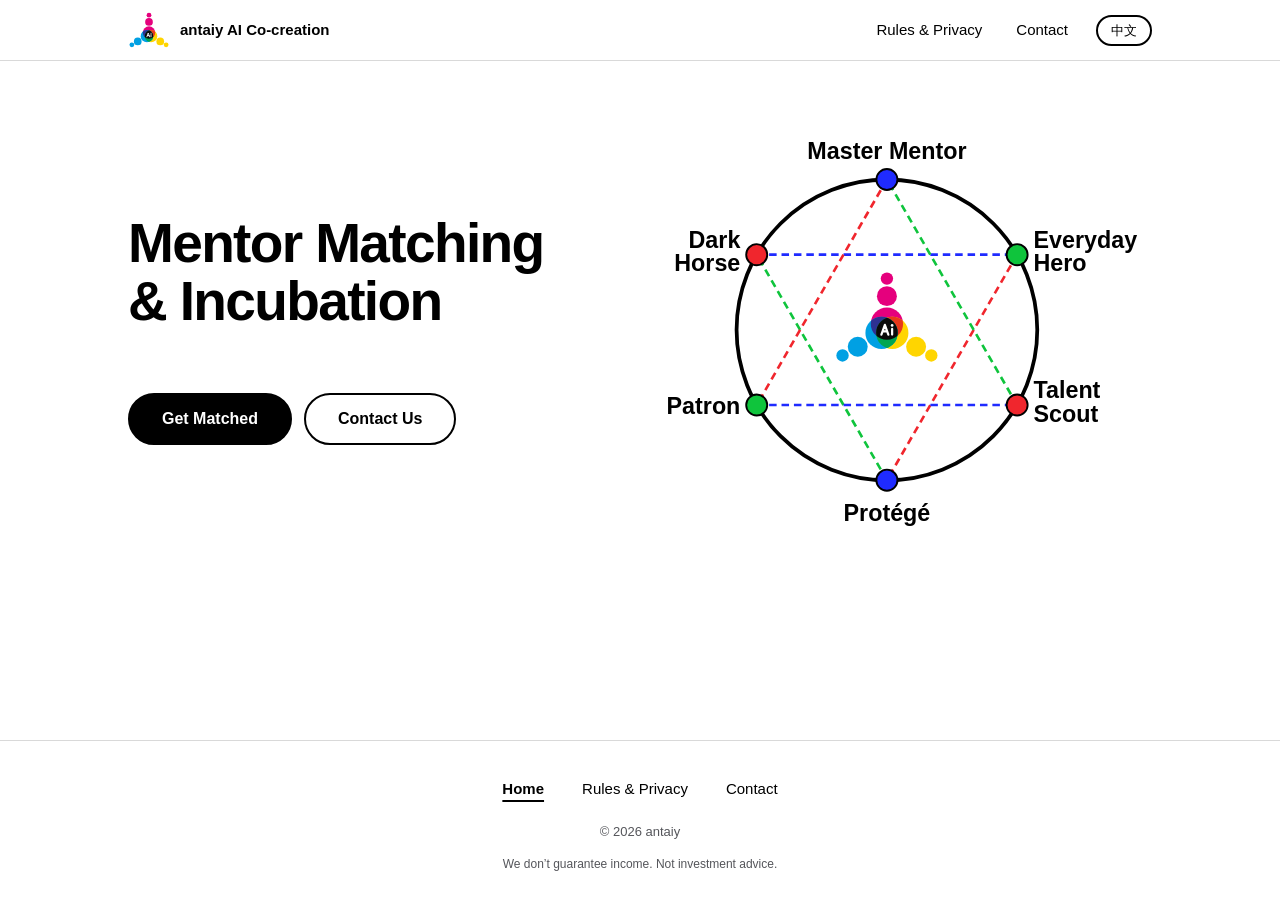
<file: index.html>
<!doctype html>
<html lang="en">
<head>
  <meta charset="utf-8">
  <meta name="viewport" content="width=device-width, initial-scale=1, viewport-fit=cover">
  <meta name="theme-color" content="#ffffff">
  <link rel="alternate" hreflang="en" href="https://www.antaiy.com/">
  <link rel="alternate" hreflang="zh-CN" href="https://www.antaiy.com/zh/">
  <link rel="alternate" hreflang="x-default" href="https://www.antaiy.com/">
  <meta name="description" content="Mentor matching &amp; incubation.">
  <title>antaiy AI Co-creation | Mentor Matching &amp; Incubation</title>
  <link rel="stylesheet" href="styles.css?v=28">
  <link rel="icon" href="/favicon.ico" sizes="any">
  <link rel="icon" type="image/png" href="/favicon.png">
  <link rel="apple-touch-icon" href="/apple-touch-icon.png">
  <script>document.documentElement.classList.add('js')</script>
</head>
<body>
  <header class="site-header">
    <div class="wrap bar">
      <a class="brand" href="index.html" aria-label="Back to home"><img class="mark-img" src="antaiy-logo.svg?v=2" width="42" height="42" alt=""><span class="brand-text">antaiy AI Co-creation</span></a>
      <div class="bar-right">
        <nav class="top-nav" aria-label="Main navigation">
        <a href="rules.html">Rules &amp; Privacy</a>
        <a href="contact.html">Contact</a>
      </nav>
        <a class="lang" href="zh/" hreflang="zh-CN" lang="zh-CN" aria-label="切换到中文">中文</a>
      </div>
    </div>
  </header>

  <main>
    <section class="hero">
      <div class="wrap hero-grid">
        <div class="hero-title">
          <h1><span>Mentor Matching</span> <span>&amp; Incubation</span></h1>
        </div>

        <figure class="hero-figure">
          <svg class="hex" id="hex" viewBox="-625 -545 1330 1090" role="img" aria-label="Hexagon matching diagram: master mentor and protégé, patron and everyday hero, dark horse and talent scout, matched in pairs">
            <circle class="ring" r="400"/>

            <!-- 虚线：每条线的颜色取对面顶点的颜色 -->
            <g class="dashes">
              <line class="dash c-blue"  x1="-346.41" y1="-200" x2="346.41" y2="-200"/>
              <line class="dash c-red"   x1="346.41"  y1="-200" x2="0"      y2="400"/>
              <line class="dash c-green" x1="0"       y1="400"  x2="-346.41" y2="-200"/>
              <line class="dash c-red"   x1="0"       y1="-400" x2="-346.41" y2="200"/>
              <line class="dash c-blue"  x1="-346.41" y1="200"  x2="346.41" y2="200"/>
              <line class="dash c-green" x1="346.41"  y1="200"  x2="0"      y2="-400"/>
            </g>

            <!-- 标志：外层负责淡入，三只蚂蚁转动，Ai 保持不动 -->
            <g class="taiji">
              <defs>
                <clipPath id="hcM"><circle cx="150" cy="132.4" r="46"/></clipPath>
                <clipPath id="hcY"><circle cx="165.24" cy="158.8" r="46"/></clipPath>
              </defs>
              <g transform="scale(0.934)">
                <g class="logo-spin">
                  <g transform="translate(-150 -150)">
                    <circle cx="150" cy="132.4" r="46" fill="#E5007D"/><circle cx="150" cy="54" r="28.4" fill="#E5007D"/><circle cx="150" cy="4" r="17.6" fill="#E5007D"/>
                    <circle cx="165.24" cy="158.8" r="46" fill="#FFD500"/><circle cx="233.14" cy="198" r="28.4" fill="#FFD500"/><circle cx="276.44" cy="223" r="17.6" fill="#FFD500"/>
                    <circle cx="134.76" cy="158.8" r="46" fill="#00A0E3"/><circle cx="66.86" cy="198" r="28.4" fill="#00A0E3"/><circle cx="23.56" cy="223" r="17.6" fill="#00A0E3"/>
                    <g clip-path="url(#hcM)"><circle cx="165.24" cy="158.8" r="46" fill="#E8381B"/></g>
                    <g clip-path="url(#hcM)"><circle cx="134.76" cy="158.8" r="46" fill="#2E3192"/></g>
                    <g clip-path="url(#hcY)"><circle cx="134.76" cy="158.8" r="46" fill="#00A651"/></g>
                    <g clip-path="url(#hcM)"><g clip-path="url(#hcY)"><circle cx="134.76" cy="158.8" r="46" fill="#0A0A0A"/></g></g>
                  </g>
                </g>
                <g transform="scale(0.9) translate(-149.5 -153)">
                  <path d="M132 168 L143 137 L154 168 M136.5 158 L149.5 158" fill="none" stroke="#FFFFFF" stroke-width="7" stroke-linecap="round" stroke-linejoin="round"/>
                  <circle cx="166" cy="139" r="4.4" fill="#FFFFFF"/>
                  <path d="M166 150 L166 168" fill="none" stroke="#FFFFFF" stroke-width="7" stroke-linecap="round"/>
                </g>
              </g>
            </g>

            <!-- 顶点和名称 -->
            <g class="node c-blue"><circle cx="0" cy="-400" r="28"/><text class="label" x="0" y="-455" text-anchor="middle">Master Mentor</text></g>
            <g class="node c-green"><circle cx="346.41" cy="-200" r="28"/><text class="label" x="390" y="-218" text-anchor="start">Everyday<tspan x="390" dy="62">Hero</tspan></text></g>
            <g class="node c-red"><circle cx="346.41" cy="200" r="28"/><text class="label" x="390" y="182" text-anchor="start">Talent<tspan x="390" dy="62">Scout</tspan></text></g>
            <g class="node c-blue"><circle cx="0" cy="400" r="28"/><text class="label" x="0" y="509" text-anchor="middle">Protégé</text></g>
            <g class="node c-green"><circle cx="-346.41" cy="200" r="28"/><text class="label" x="-390" y="225" text-anchor="end">Patron</text></g>
            <g class="node c-red"><circle cx="-346.41" cy="-200" r="28"/><text class="label" x="-390" y="-218" text-anchor="end">Dark<tspan x="-390" dy="62">Horse</tspan></text></g>
          </svg>
        </figure>

        <div class="hero-cta">
          <a class="btn" href="biaodan.html">Get Matched</a>
          <a class="btn btn-ghost" href="contact.html">Contact Us</a>
        </div>
      </div>
    </section>

  </main>

  <footer class="site-footer">
    <div class="wrap">
      <nav class="foot-nav" aria-label="Footer navigation">
        <a href="index.html" aria-current="page">Home</a>
        <a href="rules.html">Rules &amp; Privacy</a>
        <a href="contact.html">Contact</a>
      </nav>
      <p class="copy">© 2026 antaiy</p>
      <p class="disclaimer">We don’t guarantee income. Not investment advice.</p>
    </div>
  </footer>

  <script>
    // 字体就绪后再开始动画，避免名称闪一下换字体；最多等 1.2 秒
    (function () {
      var hex = document.getElementById('hex');
      var ready = document.fonts && document.fonts.ready ? document.fonts.ready : Promise.resolve();
      Promise.race([ready, new Promise(function (r) { setTimeout(r, 1200); })]).then(function () {
        requestAnimationFrame(function () { requestAnimationFrame(function () { hex.classList.add('play'); }); });
      });
    })();
  </script>
</body>
</html>
</file>
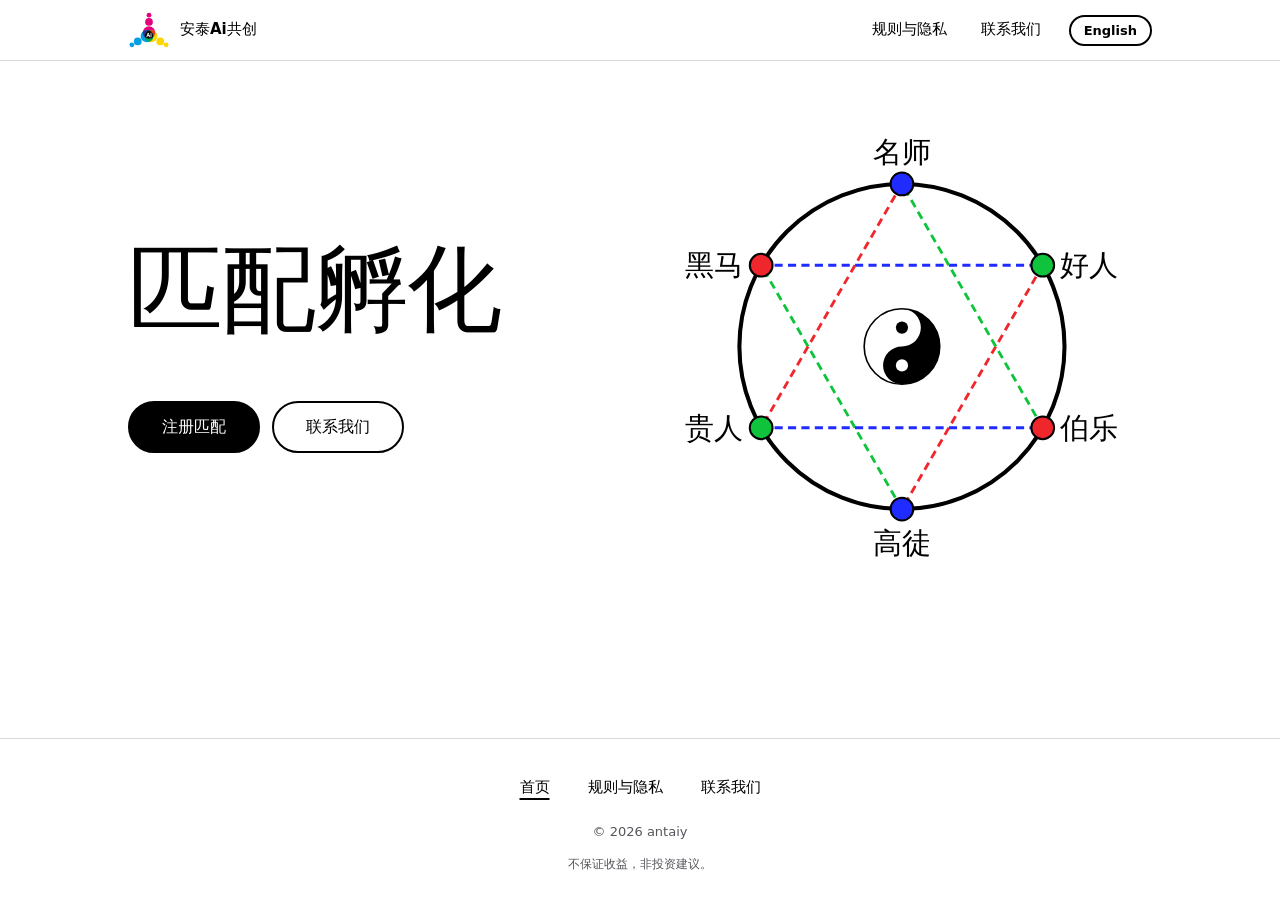
<file: zh/index.html>
<!doctype html>
<html lang="zh-CN">
<head>
  <meta charset="utf-8">
  <meta name="viewport" content="width=device-width, initial-scale=1, viewport-fit=cover">
  <meta name="theme-color" content="#ffffff">
  <link rel="alternate" hreflang="en" href="https://www.antaiy.com/">
  <link rel="alternate" hreflang="zh-CN" href="https://www.antaiy.com/zh/">
  <link rel="alternate" hreflang="x-default" href="https://www.antaiy.com/">
  <meta name="description" content="匹配孵化。">
  <title>安泰Ai共创｜匹配孵化</title>
  <link rel="stylesheet" href="../styles.css?v=28">
  <link rel="icon" href="/favicon.ico" sizes="any">
  <link rel="icon" type="image/png" href="/favicon.png">
  <link rel="apple-touch-icon" href="/apple-touch-icon.png">
  <script>document.documentElement.classList.add('js')</script>
</head>
<body>
  <header class="site-header">
    <div class="wrap bar">
      <a class="brand" href="index.html" aria-label="返回首页"><img class="mark-img" src="../antaiy-logo.svg?v=2" width="42" height="42" alt=""><span class="brand-text">安泰Ai共创</span></a>
      <div class="bar-right">
        <nav class="top-nav" aria-label="主导航">
        <a href="rules.html">规则与隐私</a>
        <a href="contact.html">联系我们</a>
      </nav>
        <a class="lang" href="../" hreflang="en" lang="en" aria-label="Switch to English">English</a>
      </div>
    </div>
  </header>

  <main>
    <section class="hero">
      <div class="wrap hero-grid">
        <div class="hero-title">
          <h1><span>匹配</span><span>孵化</span></h1>
        </div>

        <figure class="hero-figure">
          <svg class="hex" id="hex" viewBox="-615 -545 1230 1090" role="img" aria-label="六角匹配图：名师与高徒、贵人与好人、黑马与伯乐，两两匹配">
            <circle class="ring" r="400"/>

            <!-- 虚线：每条线的颜色取对面顶点的颜色 -->
            <g class="dashes">
              <line class="dash c-blue"  x1="-346.41" y1="-200" x2="346.41" y2="-200"/>
              <line class="dash c-red"   x1="346.41"  y1="-200" x2="0"      y2="400"/>
              <line class="dash c-green" x1="0"       y1="400"  x2="-346.41" y2="-200"/>
              <line class="dash c-red"   x1="0"       y1="-400" x2="-346.41" y2="200"/>
              <line class="dash c-blue"  x1="-346.41" y1="200"  x2="346.41" y2="200"/>
              <line class="dash c-green" x1="346.41"  y1="200"  x2="0"      y2="-400"/>
            </g>

            <!-- 太极：外层负责淡入，内层负责转动 -->
            <g class="taiji" transform="scale(1.66)">
              <g class="taiji-spin">
                <circle r="56" fill="#fff" stroke="#000" stroke-width="2.4"/>
                <path d="M0,-56 A56,56 0 0 1 0,56 A28,28 0 0 1 0,0 A28,28 0 0 0 0,-56 Z" fill="#000"/>
                <circle cx="0" cy="28" r="9" fill="#fff"/>
                <circle cx="0" cy="-28" r="9" fill="#000"/>
              </g>
            </g>

            <!-- 顶点和名称 -->
            <g class="node c-blue"><circle cx="0" cy="-400" r="28"/><text class="label" x="0" y="-455" text-anchor="middle">名师</text></g>
            <g class="node c-green"><circle cx="346.41" cy="-200" r="28"/><text class="label" x="390" y="-175" text-anchor="start">好人</text></g>
            <g class="node c-red"><circle cx="346.41" cy="200" r="28"/><text class="label" x="390" y="225" text-anchor="start">伯乐</text></g>
            <g class="node c-blue"><circle cx="0" cy="400" r="28"/><text class="label" x="0" y="509" text-anchor="middle">高徒</text></g>
            <g class="node c-green"><circle cx="-346.41" cy="200" r="28"/><text class="label" x="-390" y="225" text-anchor="end">贵人</text></g>
            <g class="node c-red"><circle cx="-346.41" cy="-200" r="28"/><text class="label" x="-390" y="-175" text-anchor="end">黑马</text></g>
          </svg>
        </figure>

        <div class="hero-cta">
          <a class="btn" href="biaodan.html">注册匹配</a>
          <a class="btn btn-ghost" href="contact.html">联系我们</a>
        </div>
      </div>
    </section>

  </main>

  <footer class="site-footer">
    <div class="wrap">
      <nav class="foot-nav" aria-label="页脚导航">
        <a href="index.html" aria-current="page">首页</a>
        <a href="rules.html">规则与隐私</a>
        <a href="contact.html">联系我们</a>
      </nav>
      <p class="copy">© 2026 antaiy</p>
      <p class="disclaimer">不保证收益，非投资建议。</p>
    </div>
  </footer>

  <script>
    // 字体就绪后再开始动画，避免名称闪一下换字体；最多等 1.2 秒
    (function () {
      var hex = document.getElementById('hex');
      var ready = document.fonts && document.fonts.ready ? document.fonts.ready : Promise.resolve();
      Promise.race([ready, new Promise(function (r) { setTimeout(r, 1200); })]).then(function () {
        requestAnimationFrame(function () { requestAnimationFrame(function () { hex.classList.add('play'); }); });
      });
    })();
  </script>
</body>
</html>
</file>
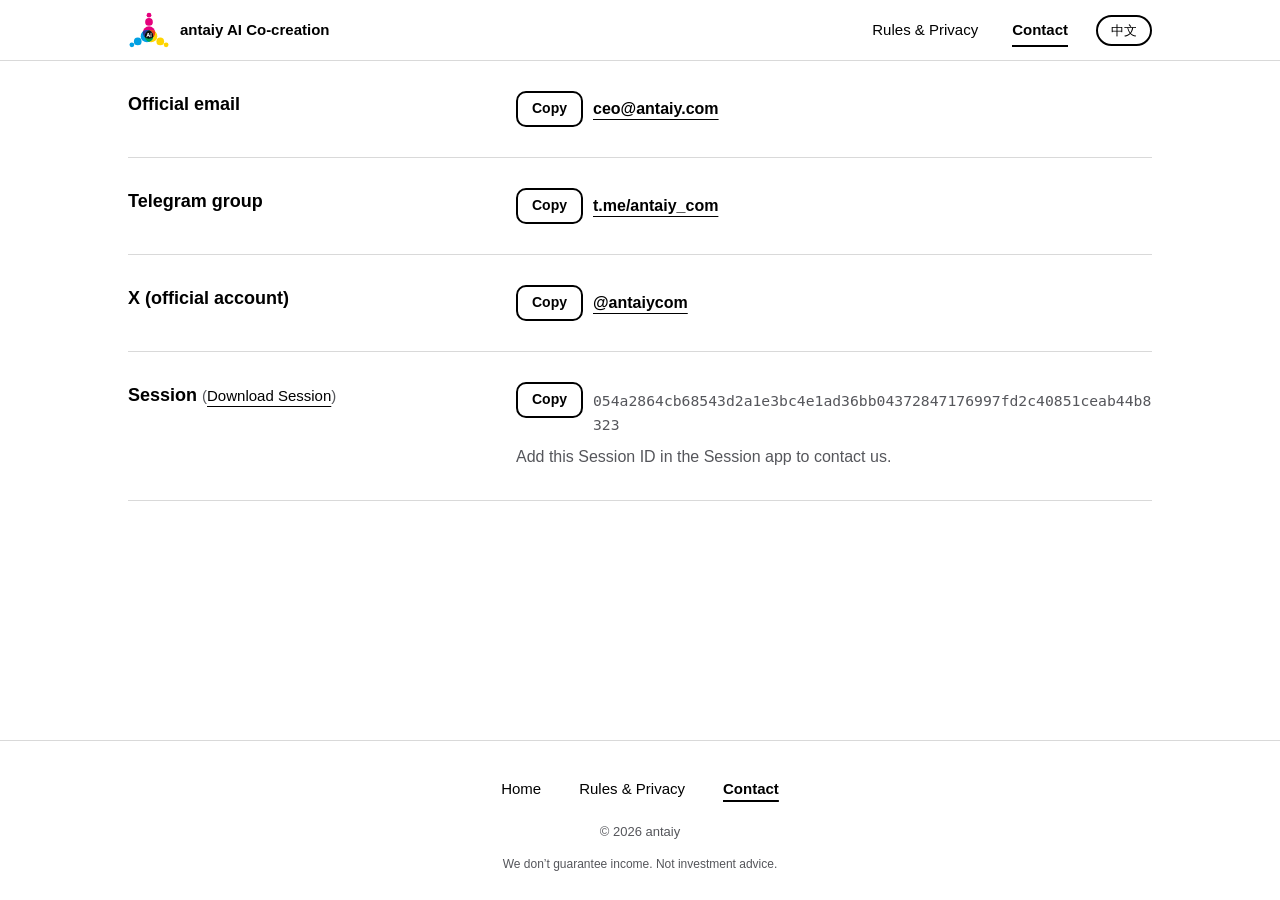
<file: contact.html>
<!doctype html>
<html lang="en">
<head>
  <meta charset="utf-8">
  <meta name="viewport" content="width=device-width, initial-scale=1, viewport-fit=cover">
  <meta name="theme-color" content="#ffffff">
  <link rel="alternate" hreflang="en" href="https://www.antaiy.com/contact.html">
  <link rel="alternate" hreflang="zh-CN" href="https://www.antaiy.com/zh/contact.html">
  <link rel="alternate" hreflang="x-default" href="https://www.antaiy.com/contact.html">
  <meta name="description" content="How to reach antaiy: Telegram group, email and X.">
  <title>Contact Us | antaiy AI Co-creation</title>
  <link rel="stylesheet" href="styles.css?v=28">
  <link rel="icon" href="/favicon.ico" sizes="any">
  <link rel="icon" type="image/png" href="/favicon.png">
  <link rel="apple-touch-icon" href="/apple-touch-icon.png">
</head>
<body>
  <header class="site-header">
    <div class="wrap bar">
      <a class="brand" href="index.html" aria-label="Back to home"><img class="mark-img" src="antaiy-logo.svg?v=2" width="42" height="42" alt=""><span class="brand-text">antaiy AI Co-creation</span></a>
      <div class="bar-right">
        <nav class="top-nav" aria-label="Main navigation">
        <a href="rules.html">Rules &amp; Privacy</a>
        <a href="contact.html" aria-current="page">Contact</a>
      </nav>
        <a class="lang" href="zh/contact.html" hreflang="zh-CN" lang="zh-CN" aria-label="切换到中文">中文</a>
      </div>
    </div>
  </header>

  <main>
    <h1 class="sr-only">Contact Us</h1>

    <section class="wrap qa-section" aria-label="Contact channels">
      <div class="qa-list">
        <article class="qa-item"><h2 class="qa-q">Official email</h2><p class="qa-a contact-row"><button class="copy-btn copy-sm" type="button" data-copy="ceo@antaiy.com" data-done="Copied" data-fail="Press and hold to copy" aria-label="Copy email">Copy</button><a class="contact-link" href="mailto:ceo@antaiy.com">ceo@antaiy.com</a></p></article>
        <article class="qa-item"><h2 class="qa-q">Telegram group</h2><p class="qa-a contact-row"><button class="copy-btn copy-sm" type="button" data-copy="https://t.me/antaiy_com" data-done="Copied" data-fail="Press and hold to copy" aria-label="Copy Telegram link">Copy</button><a class="contact-link" href="https://t.me/antaiy_com/1" target="_blank" rel="noopener">t.me/antaiy_com</a></p></article>
        <article class="qa-item"><h2 class="qa-q">X (official account)</h2><p class="qa-a contact-row"><button class="copy-btn copy-sm" type="button" data-copy="https://x.com/antaiycom" data-done="Copied" data-fail="Press and hold to copy" aria-label="Copy X link">Copy</button><a class="contact-link" href="https://x.com/antaiycom" target="_blank" rel="noopener">@antaiycom</a></p></article>
        <article class="qa-item qa-item-session"><h2 class="qa-q">Session <span class="qa-q-sub">(<a class="contact-link" href="https://getsession.org/download" target="_blank" rel="noopener">Download Session</a>)</span></h2><p class="qa-a contact-row"><button class="copy-btn copy-sm" type="button" data-copy="054a2864cb68543d2a1e3bc4e1ad36bb04372847176997fd2c40851ceab44b8323" data-done="Copied" data-fail="Press and hold to copy" aria-label="Copy Session ID">Copy</button><span class="session-id">054a2864cb68543d2a1e3bc4e1ad36bb04372847176997fd2c40851ceab44b8323</span></p><p class="qa-a session-dl">Add this Session ID in the Session app to contact us.</p></article>
      </div>
    </section>

  </main>

  <footer class="site-footer">
    <div class="wrap">
      <nav class="foot-nav" aria-label="Footer navigation">
        <a href="index.html">Home</a>
        <a href="rules.html">Rules &amp; Privacy</a>
        <a href="contact.html" aria-current="page">Contact</a>
      </nav>
      <p class="copy">© 2026 antaiy</p>
      <p class="disclaimer">We don’t guarantee income. Not investment advice.</p>
    </div>
  </footer>

  <button class="to-top" id="to-top" type="button" aria-label="Back to top">
    <svg viewBox="0 0 24 24" width="22" height="22" aria-hidden="true"><path d="M12 19V5M5 12l7-7 7 7" fill="none" stroke="currentColor" stroke-width="2.5" stroke-linecap="round" stroke-linejoin="round"/></svg>
  </button>

  <script>
    // 向下滚动一小段后显示「回到顶部」，回到页面顶部时自动隐藏
    (function () {
      var btn = document.getElementById('to-top');
      var ticking = false;
      function update() { btn.classList.toggle('is-visible', window.scrollY > 160); ticking = false; }
      window.addEventListener('scroll', function () {
        if (!ticking) { ticking = true; requestAnimationFrame(update); }
      }, { passive: true });
      btn.addEventListener('click', function () { window.scrollTo({ top: 0 }); }); // 平滑滚动由 CSS 的 scroll-behavior 控制
      update();
    })();
  </script>
  <script>
    // 复制按钮：先用剪贴板接口，不行就用旧方法；都不行就提示长按（部分内置浏览器不支持一键复制）
    (function () {
      function legacyCopy(text) {
        var ta = document.createElement('textarea');
        ta.value = text; ta.setAttribute('readonly', '');
        ta.style.cssText = 'position:fixed;top:0;left:0;opacity:0;font-size:16px';
        document.body.appendChild(ta);
        ta.select(); ta.setSelectionRange(0, text.length);
        var ok = false;
        try { ok = document.execCommand('copy'); } catch (e) {}
        document.body.removeChild(ta);
        return ok;
      }
      function selectText(node) {
        if (!node || !window.getSelection) return;
        var r = document.createRange(); r.selectNodeContents(node);
        var sel = window.getSelection(); sel.removeAllRanges(); sel.addRange(r);
      }
      Array.prototype.forEach.call(document.querySelectorAll('.copy-btn[data-copy]'), function (b) {
        var label = b.textContent, timer;
        function flash(msg) {
          b.textContent = msg;
          clearTimeout(timer);
          timer = setTimeout(function () { b.textContent = label; }, 1800);
        }
        b.addEventListener('click', function () {
          var text = b.getAttribute('data-copy');
          function fallback() {
            if (legacyCopy(text)) { flash(b.getAttribute('data-done')); }
            else { selectText(b.nextElementSibling); flash(b.getAttribute('data-fail')); }
          }
          if (navigator.clipboard && navigator.clipboard.writeText) {
            navigator.clipboard.writeText(text).then(function () { flash(b.getAttribute('data-done')); }, fallback);
          } else { fallback(); }
        });
      });
    })();
  </script>
</body>
</html>
</file>
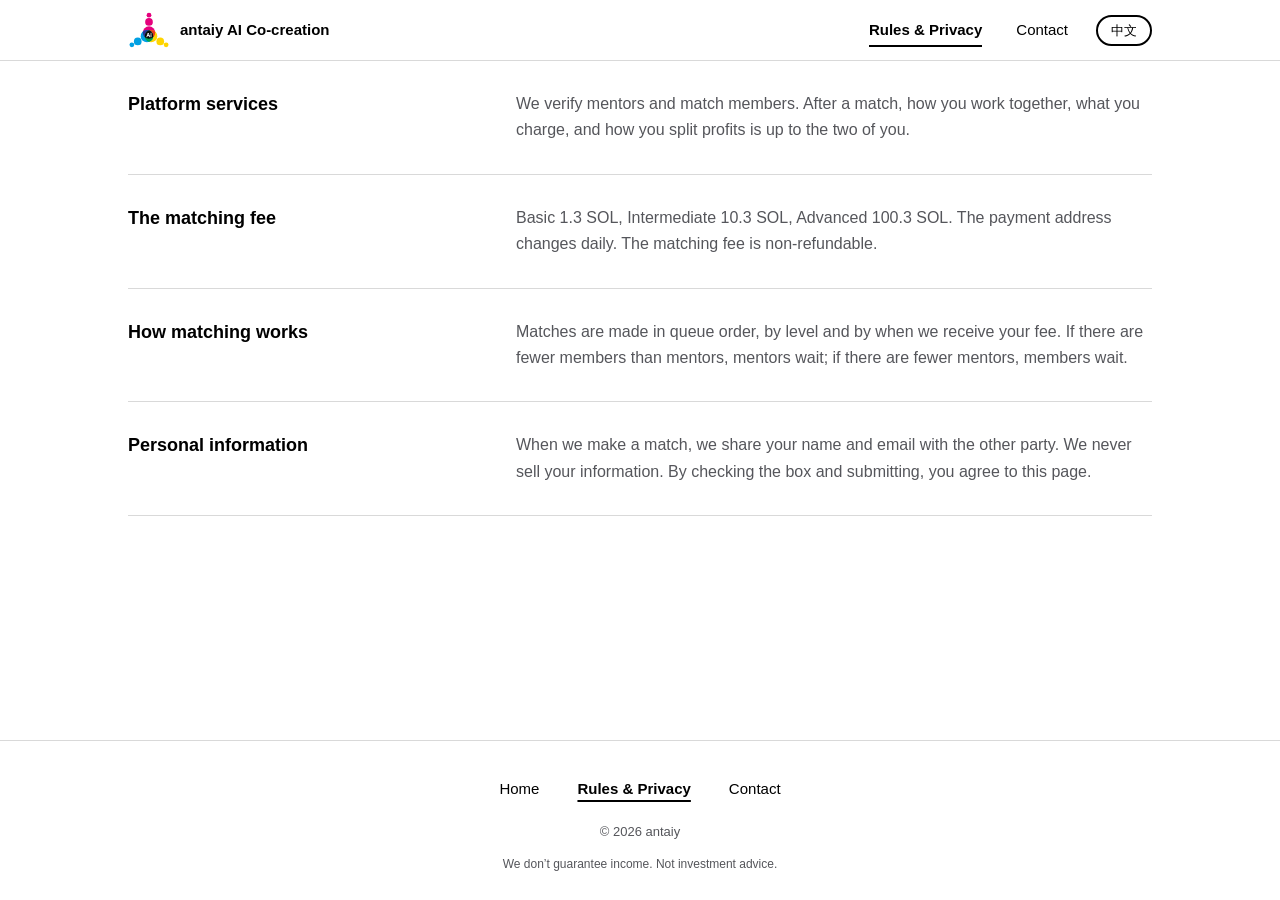
<file: qa.html>
<!doctype html>
<html lang="en">
<head>
  <meta charset="utf-8">
  <meta name="viewport" content="width=device-width, initial-scale=1">
  <meta http-equiv="refresh" content="0; url=rules.html">
  <link rel="canonical" href="https://www.antaiy.com/rules.html">
  <meta name="robots" content="noindex">
  <title>Rules &amp; Privacy</title>
</head>
<body>
  <p>This page has moved to <a href="rules.html">Rules &amp; Privacy</a>.</p>
</body>
</html>
</file>
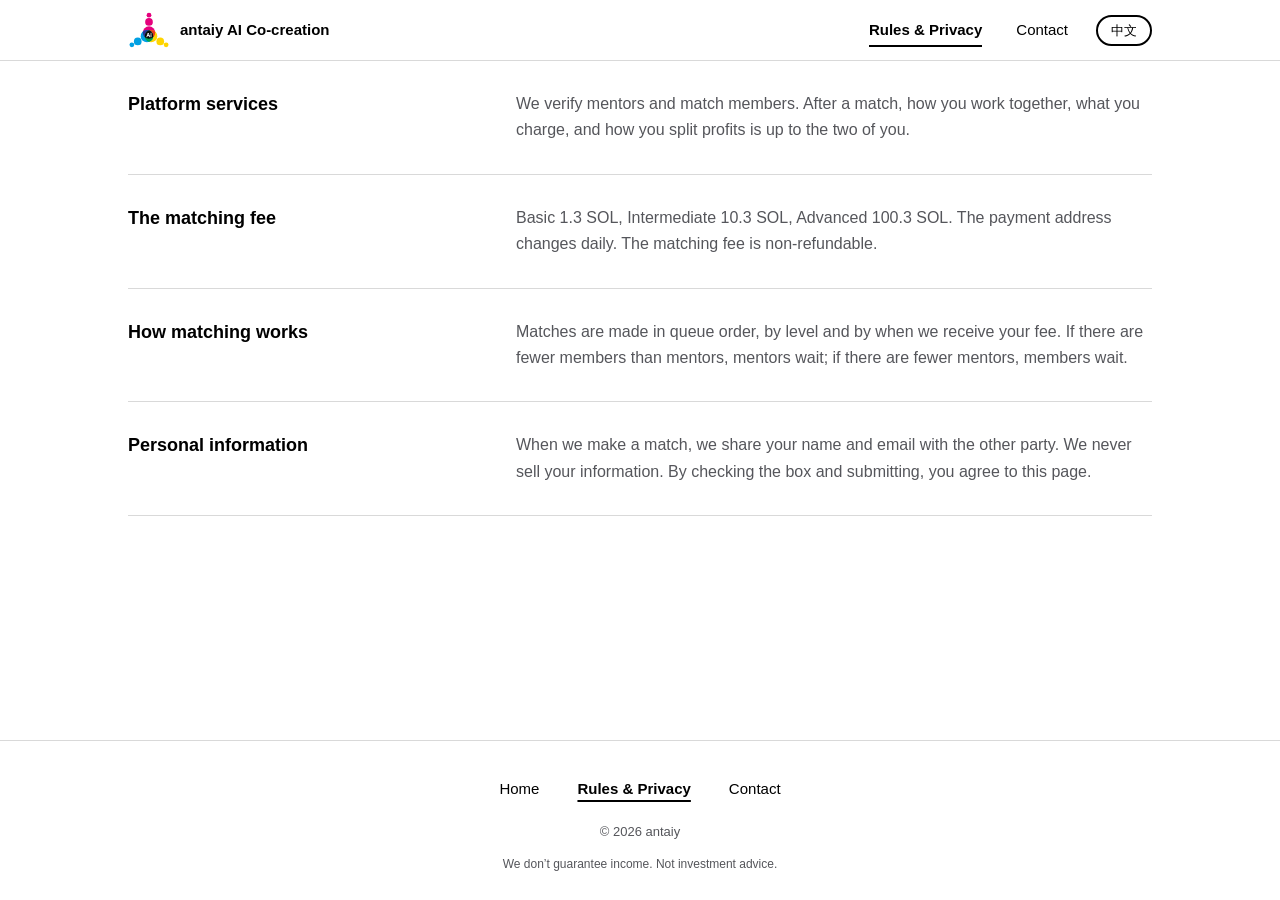
<file: rules.html>
<!doctype html>
<html lang="en">
<head>
  <meta charset="utf-8">
  <meta name="viewport" content="width=device-width, initial-scale=1, viewport-fit=cover">
  <meta name="theme-color" content="#ffffff">
  <link rel="alternate" hreflang="en" href="https://www.antaiy.com/rules.html">
  <link rel="alternate" hreflang="zh-CN" href="https://www.antaiy.com/zh/rules.html">
  <link rel="alternate" hreflang="x-default" href="https://www.antaiy.com/rules.html">
  <meta name="description" content="Rules and privacy: matching fee, how matching works, personal information.">
  <title>Rules &amp; Privacy | antaiy AI Co-creation</title>
  <link rel="stylesheet" href="styles.css?v=28">
  <link rel="icon" href="/favicon.ico" sizes="any">
  <link rel="icon" type="image/png" href="/favicon.png">
  <link rel="apple-touch-icon" href="/apple-touch-icon.png">
</head>
<body>
  <header class="site-header">
    <div class="wrap bar">
      <a class="brand" href="index.html" aria-label="Back to home"><img class="mark-img" src="antaiy-logo.svg?v=2" width="42" height="42" alt=""><span class="brand-text">antaiy AI Co-creation</span></a>
      <div class="bar-right">
        <nav class="top-nav" aria-label="Main navigation">
        <a href="rules.html" aria-current="page">Rules &amp; Privacy</a>
        <a href="contact.html">Contact</a>
      </nav>
        <a class="lang" href="zh/rules.html" hreflang="zh-CN" lang="zh-CN" aria-label="切换到中文">中文</a>
      </div>
    </div>
  </header>

  <main>
    <h1 class="sr-only">Rules &amp; Privacy</h1>

    <section class="wrap qa-section" aria-label="Rules and privacy">
      <div class="qa-list">
        <article class="qa-item"><h2 class="qa-q">Platform services</h2><p class="qa-a">We verify mentors and match members. After a match, how you work together, what you charge, and how you split profits is up to the two of you.</p></article>
        <article class="qa-item"><h2 class="qa-q">The matching fee</h2><p class="qa-a">Basic 1.3 SOL, Intermediate 10.3 SOL, Advanced 100.3 SOL. The payment address changes daily. The matching fee is non-refundable.</p></article>
        <article class="qa-item"><h2 class="qa-q">How matching works</h2><p class="qa-a">Matches are made in queue order, by level and by when we receive your fee. If there are fewer members than mentors, mentors wait; if there are fewer mentors, members wait.</p></article>
        <article class="qa-item"><h2 class="qa-q">Personal information</h2><p class="qa-a">When we make a match, we share your name and email with the other party. We never sell your information. By checking the box and submitting, you agree to this page.</p></article>
      </div>
    </section>

  </main>

  <footer class="site-footer">
    <div class="wrap">
      <nav class="foot-nav" aria-label="Footer navigation">
        <a href="index.html">Home</a>
        <a href="rules.html" aria-current="page">Rules &amp; Privacy</a>
        <a href="contact.html">Contact</a>
      </nav>
      <p class="copy">© 2026 antaiy</p>
      <p class="disclaimer">We don’t guarantee income. Not investment advice.</p>
    </div>
  </footer>

  <button class="to-top" id="to-top" type="button" aria-label="Back to top">
    <svg viewBox="0 0 24 24" width="22" height="22" aria-hidden="true"><path d="M12 19V5M5 12l7-7 7 7" fill="none" stroke="currentColor" stroke-width="2.5" stroke-linecap="round" stroke-linejoin="round"/></svg>
  </button>

  <script>
    // 向下滚动一小段后显示「回到顶部」，回到页面顶部时自动隐藏
    (function () {
      var btn = document.getElementById('to-top');
      var ticking = false;
      function update() { btn.classList.toggle('is-visible', window.scrollY > 160); ticking = false; }
      window.addEventListener('scroll', function () {
        if (!ticking) { ticking = true; requestAnimationFrame(update); }
      }, { passive: true });
      btn.addEventListener('click', function () { window.scrollTo({ top: 0 }); }); // 平滑滚动由 CSS 的 scroll-behavior 控制
      update();
    })();
  </script>
  <script>
    // 复制按钮：先用剪贴板接口，不行就用旧方法；都不行就提示长按（部分内置浏览器不支持一键复制）
    (function () {
      function legacyCopy(text) {
        var ta = document.createElement('textarea');
        ta.value = text; ta.setAttribute('readonly', '');
        ta.style.cssText = 'position:fixed;top:0;left:0;opacity:0;font-size:16px';
        document.body.appendChild(ta);
        ta.select(); ta.setSelectionRange(0, text.length);
        var ok = false;
        try { ok = document.execCommand('copy'); } catch (e) {}
        document.body.removeChild(ta);
        return ok;
      }
      function selectText(node) {
        if (!node || !window.getSelection) return;
        var r = document.createRange(); r.selectNodeContents(node);
        var sel = window.getSelection(); sel.removeAllRanges(); sel.addRange(r);
      }
      Array.prototype.forEach.call(document.querySelectorAll('.copy-btn[data-copy]'), function (b) {
        var label = b.textContent, timer;
        function flash(msg) {
          b.textContent = msg;
          clearTimeout(timer);
          timer = setTimeout(function () { b.textContent = label; }, 1800);
        }
        b.addEventListener('click', function () {
          var text = b.getAttribute('data-copy');
          function fallback() {
            if (legacyCopy(text)) { flash(b.getAttribute('data-done')); }
            else { selectText(b.nextElementSibling); flash(b.getAttribute('data-fail')); }
          }
          if (navigator.clipboard && navigator.clipboard.writeText) {
            navigator.clipboard.writeText(text).then(function () { flash(b.getAttribute('data-done')); }, fallback);
          } else { fallback(); }
        });
      });
    })();
  </script>
</body>
</html>
</file>
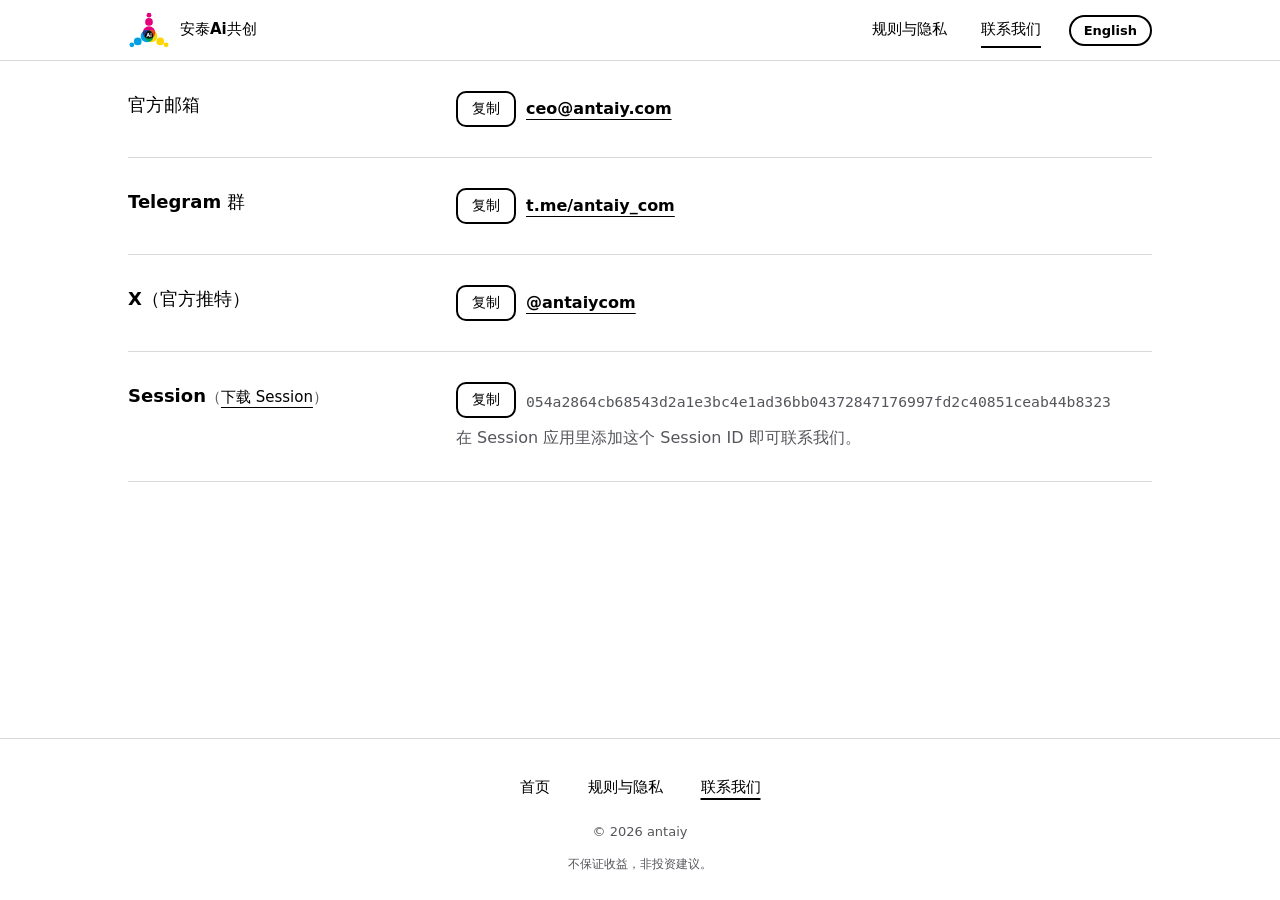
<file: zh/contact.html>
<!doctype html>
<html lang="zh-CN">
<head>
  <meta charset="utf-8">
  <meta name="viewport" content="width=device-width, initial-scale=1, viewport-fit=cover">
  <meta name="theme-color" content="#ffffff">
  <link rel="alternate" hreflang="en" href="https://www.antaiy.com/contact.html">
  <link rel="alternate" hreflang="zh-CN" href="https://www.antaiy.com/zh/contact.html">
  <link rel="alternate" hreflang="x-default" href="https://www.antaiy.com/contact.html">
  <meta name="description" content="联系安泰：Telegram 群、邮箱和 X。">
  <title>联系我们｜安泰Ai共创</title>
  <link rel="stylesheet" href="../styles.css?v=28">
  <link rel="icon" href="/favicon.ico" sizes="any">
  <link rel="icon" type="image/png" href="/favicon.png">
  <link rel="apple-touch-icon" href="/apple-touch-icon.png">
</head>
<body>
  <header class="site-header">
    <div class="wrap bar">
      <a class="brand" href="index.html" aria-label="返回首页"><img class="mark-img" src="../antaiy-logo.svg?v=2" width="42" height="42" alt=""><span class="brand-text">安泰Ai共创</span></a>
      <div class="bar-right">
        <nav class="top-nav" aria-label="主导航">
        <a href="rules.html">规则与隐私</a>
        <a href="contact.html" aria-current="page">联系我们</a>
      </nav>
        <a class="lang" href="../contact.html" hreflang="en" lang="en" aria-label="Switch to English">English</a>
      </div>
    </div>
  </header>

  <main>
    <h1 class="sr-only">联系我们</h1>

    <section class="wrap qa-section" aria-label="联系方式">
      <div class="qa-list">
        <article class="qa-item"><h2 class="qa-q">官方邮箱</h2><p class="qa-a contact-row"><button class="copy-btn copy-sm" type="button" data-copy="ceo@antaiy.com" data-done="已复制" data-fail="请长按复制" aria-label="复制邮箱">复制</button><a class="contact-link" href="mailto:ceo@antaiy.com">ceo@antaiy.com</a></p></article>
        <article class="qa-item"><h2 class="qa-q">Telegram 群</h2><p class="qa-a contact-row"><button class="copy-btn copy-sm" type="button" data-copy="https://t.me/antaiy_com" data-done="已复制" data-fail="请长按复制" aria-label="复制 Telegram 链接">复制</button><a class="contact-link" href="https://t.me/antaiy_com/1" target="_blank" rel="noopener">t.me/antaiy_com</a></p></article>
        <article class="qa-item"><h2 class="qa-q">X（官方推特）</h2><p class="qa-a contact-row"><button class="copy-btn copy-sm" type="button" data-copy="https://x.com/antaiycom" data-done="已复制" data-fail="请长按复制" aria-label="复制 X 链接">复制</button><a class="contact-link" href="https://x.com/antaiycom" target="_blank" rel="noopener">@antaiycom</a></p></article>
        <article class="qa-item qa-item-session"><h2 class="qa-q">Session<span class="qa-q-sub">（<a class="contact-link" href="https://getsession.org/download" target="_blank" rel="noopener">下载 Session</a>）</span></h2><p class="qa-a contact-row"><button class="copy-btn copy-sm" type="button" data-copy="054a2864cb68543d2a1e3bc4e1ad36bb04372847176997fd2c40851ceab44b8323" data-done="已复制" data-fail="请长按复制" aria-label="复制 Session ID">复制</button><span class="session-id">054a2864cb68543d2a1e3bc4e1ad36bb04372847176997fd2c40851ceab44b8323</span></p><p class="qa-a session-dl">在 Session 应用里添加这个 Session ID 即可联系我们。</p></article>
      </div>
    </section>

  </main>

  <footer class="site-footer">
    <div class="wrap">
      <nav class="foot-nav" aria-label="页脚导航">
        <a href="index.html">首页</a>
        <a href="rules.html">规则与隐私</a>
        <a href="contact.html" aria-current="page">联系我们</a>
      </nav>
      <p class="copy">© 2026 antaiy</p>
      <p class="disclaimer">不保证收益，非投资建议。</p>
    </div>
  </footer>

  <button class="to-top" id="to-top" type="button" aria-label="回到顶部">
    <svg viewBox="0 0 24 24" width="22" height="22" aria-hidden="true"><path d="M12 19V5M5 12l7-7 7 7" fill="none" stroke="currentColor" stroke-width="2.5" stroke-linecap="round" stroke-linejoin="round"/></svg>
  </button>

  <script>
    // 向下滚动一小段后显示「回到顶部」，回到页面顶部时自动隐藏
    (function () {
      var btn = document.getElementById('to-top');
      var ticking = false;
      function update() { btn.classList.toggle('is-visible', window.scrollY > 160); ticking = false; }
      window.addEventListener('scroll', function () {
        if (!ticking) { ticking = true; requestAnimationFrame(update); }
      }, { passive: true });
      btn.addEventListener('click', function () { window.scrollTo({ top: 0 }); }); // 平滑滚动由 CSS 的 scroll-behavior 控制
      update();
    })();
  </script>
  <script>
    // 复制按钮：先用剪贴板接口，不行就用旧方法；都不行就提示长按（部分内置浏览器不支持一键复制）
    (function () {
      function legacyCopy(text) {
        var ta = document.createElement('textarea');
        ta.value = text; ta.setAttribute('readonly', '');
        ta.style.cssText = 'position:fixed;top:0;left:0;opacity:0;font-size:16px';
        document.body.appendChild(ta);
        ta.select(); ta.setSelectionRange(0, text.length);
        var ok = false;
        try { ok = document.execCommand('copy'); } catch (e) {}
        document.body.removeChild(ta);
        return ok;
      }
      function selectText(node) {
        if (!node || !window.getSelection) return;
        var r = document.createRange(); r.selectNodeContents(node);
        var sel = window.getSelection(); sel.removeAllRanges(); sel.addRange(r);
      }
      Array.prototype.forEach.call(document.querySelectorAll('.copy-btn[data-copy]'), function (b) {
        var label = b.textContent, timer;
        function flash(msg) {
          b.textContent = msg;
          clearTimeout(timer);
          timer = setTimeout(function () { b.textContent = label; }, 1800);
        }
        b.addEventListener('click', function () {
          var text = b.getAttribute('data-copy');
          function fallback() {
            if (legacyCopy(text)) { flash(b.getAttribute('data-done')); }
            else { selectText(b.nextElementSibling); flash(b.getAttribute('data-fail')); }
          }
          if (navigator.clipboard && navigator.clipboard.writeText) {
            navigator.clipboard.writeText(text).then(function () { flash(b.getAttribute('data-done')); }, fallback);
          } else { fallback(); }
        });
      });
    })();
  </script>
</body>
</html>
</file>
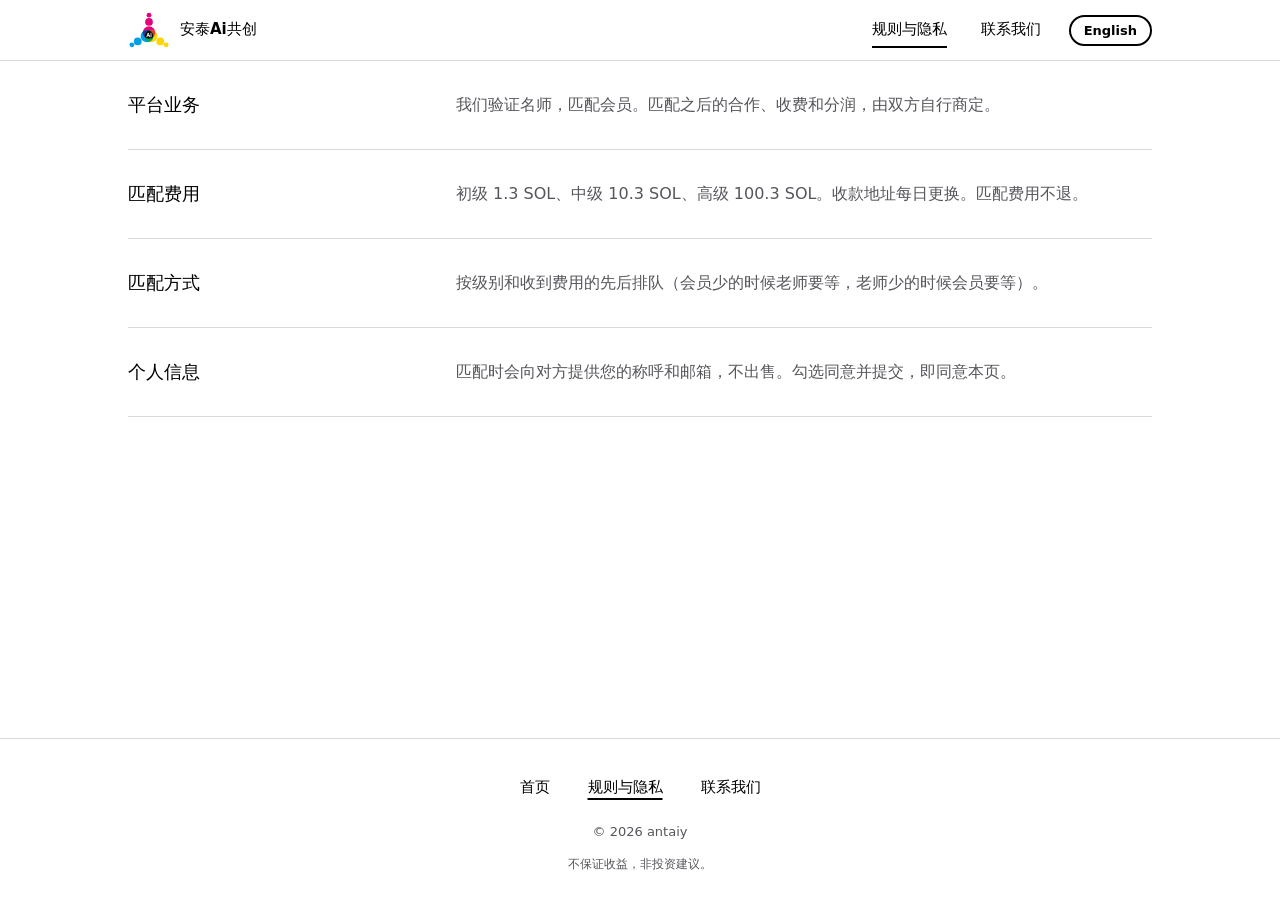
<file: zh/qa.html>
<!doctype html>
<html lang="zh-CN">
<head>
  <meta charset="utf-8">
  <meta name="viewport" content="width=device-width, initial-scale=1">
  <meta http-equiv="refresh" content="0; url=rules.html">
  <link rel="canonical" href="https://www.antaiy.com/zh/rules.html">
  <meta name="robots" content="noindex">
  <title>规则与隐私</title>
</head>
<body>
  <p>这个页面已并入<a href="rules.html">规则与隐私</a>。</p>
</body>
</html>
</file>
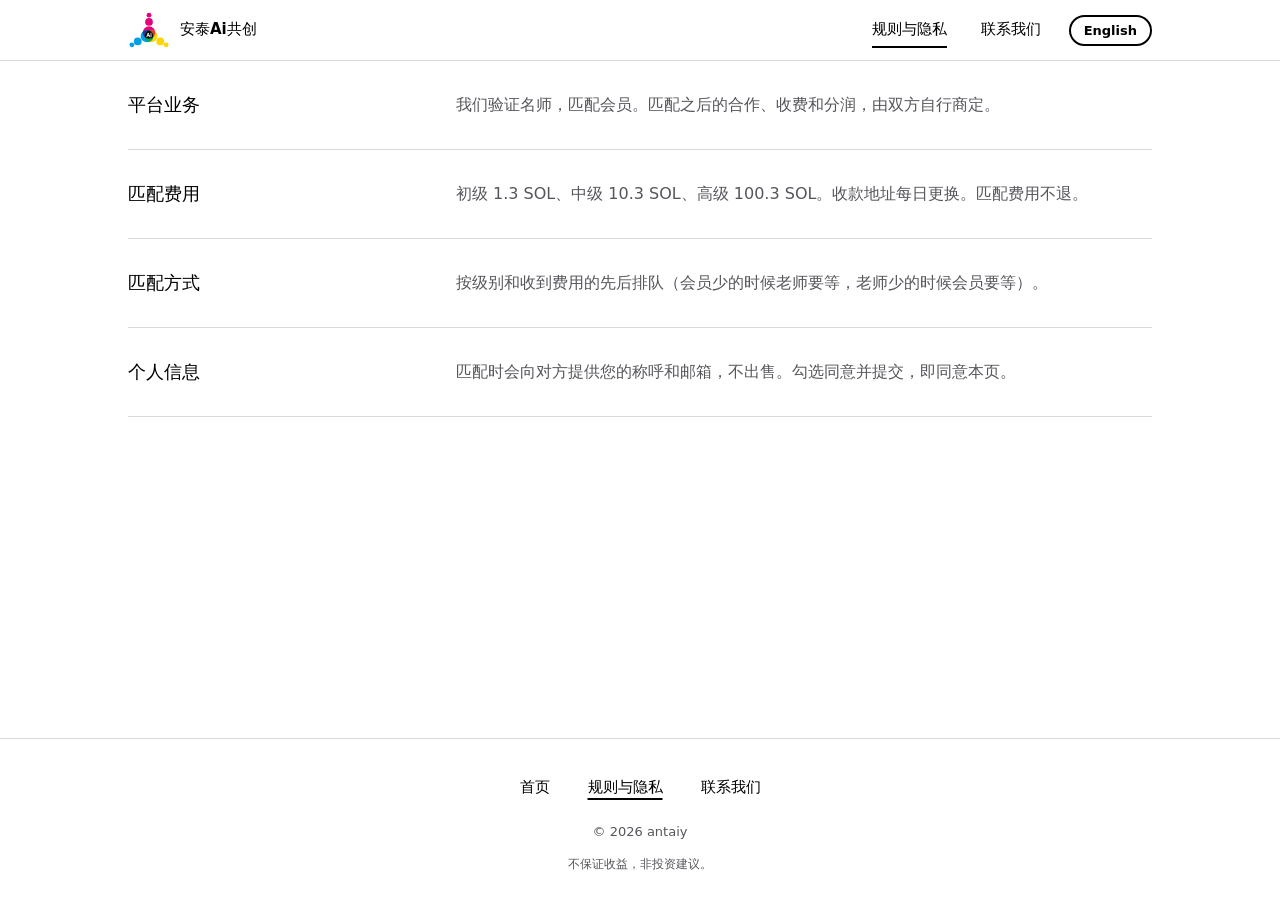
<file: zh/rules.html>
<!doctype html>
<html lang="zh-CN">
<head>
  <meta charset="utf-8">
  <meta name="viewport" content="width=device-width, initial-scale=1, viewport-fit=cover">
  <meta name="theme-color" content="#ffffff">
  <link rel="alternate" hreflang="en" href="https://www.antaiy.com/rules.html">
  <link rel="alternate" hreflang="zh-CN" href="https://www.antaiy.com/zh/rules.html">
  <link rel="alternate" hreflang="x-default" href="https://www.antaiy.com/rules.html">
  <meta name="description" content="规则与隐私：匹配费用、匹配方式、个人信息。">
  <title>规则与隐私｜安泰Ai共创</title>
  <link rel="stylesheet" href="../styles.css?v=28">
  <link rel="icon" href="/favicon.ico" sizes="any">
  <link rel="icon" type="image/png" href="/favicon.png">
  <link rel="apple-touch-icon" href="/apple-touch-icon.png">
</head>
<body>
  <header class="site-header">
    <div class="wrap bar">
      <a class="brand" href="index.html" aria-label="返回首页"><img class="mark-img" src="../antaiy-logo.svg?v=2" width="42" height="42" alt=""><span class="brand-text">安泰Ai共创</span></a>
      <div class="bar-right">
        <nav class="top-nav" aria-label="主导航">
        <a href="rules.html" aria-current="page">规则与隐私</a>
        <a href="contact.html">联系我们</a>
      </nav>
        <a class="lang" href="../rules.html" hreflang="en" lang="en" aria-label="Switch to English">English</a>
      </div>
    </div>
  </header>

  <main>
    <h1 class="sr-only">规则与隐私</h1>

    <section class="wrap qa-section" aria-label="规则与隐私">
      <div class="qa-list">
        <article class="qa-item"><h2 class="qa-q">平台业务</h2><p class="qa-a">我们验证名师，匹配会员。匹配之后的合作、收费和分润，由双方自行商定。</p></article>
        <article class="qa-item"><h2 class="qa-q">匹配费用</h2><p class="qa-a">初级 1.3 SOL、中级 10.3 SOL、高级 100.3 SOL。收款地址每日更换。匹配费用不退。</p></article>
        <article class="qa-item"><h2 class="qa-q">匹配方式</h2><p class="qa-a">按级别和收到费用的先后排队（会员少的时候老师要等，老师少的时候会员要等）。</p></article>
        <article class="qa-item"><h2 class="qa-q">个人信息</h2><p class="qa-a">匹配时会向对方提供您的称呼和邮箱，不出售。勾选同意并提交，即同意本页。</p></article>
      </div>
    </section>

  </main>

  <footer class="site-footer">
    <div class="wrap">
      <nav class="foot-nav" aria-label="页脚导航">
        <a href="index.html">首页</a>
        <a href="rules.html" aria-current="page">规则与隐私</a>
        <a href="contact.html">联系我们</a>
      </nav>
      <p class="copy">© 2026 antaiy</p>
      <p class="disclaimer">不保证收益，非投资建议。</p>
    </div>
  </footer>

  <button class="to-top" id="to-top" type="button" aria-label="回到顶部">
    <svg viewBox="0 0 24 24" width="22" height="22" aria-hidden="true"><path d="M12 19V5M5 12l7-7 7 7" fill="none" stroke="currentColor" stroke-width="2.5" stroke-linecap="round" stroke-linejoin="round"/></svg>
  </button>

  <script>
    // 向下滚动一小段后显示「回到顶部」，回到页面顶部时自动隐藏
    (function () {
      var btn = document.getElementById('to-top');
      var ticking = false;
      function update() { btn.classList.toggle('is-visible', window.scrollY > 160); ticking = false; }
      window.addEventListener('scroll', function () {
        if (!ticking) { ticking = true; requestAnimationFrame(update); }
      }, { passive: true });
      btn.addEventListener('click', function () { window.scrollTo({ top: 0 }); }); // 平滑滚动由 CSS 的 scroll-behavior 控制
      update();
    })();
  </script>
  <script>
    // 复制按钮：先用剪贴板接口，不行就用旧方法；都不行就提示长按（部分内置浏览器不支持一键复制）
    (function () {
      function legacyCopy(text) {
        var ta = document.createElement('textarea');
        ta.value = text; ta.setAttribute('readonly', '');
        ta.style.cssText = 'position:fixed;top:0;left:0;opacity:0;font-size:16px';
        document.body.appendChild(ta);
        ta.select(); ta.setSelectionRange(0, text.length);
        var ok = false;
        try { ok = document.execCommand('copy'); } catch (e) {}
        document.body.removeChild(ta);
        return ok;
      }
      function selectText(node) {
        if (!node || !window.getSelection) return;
        var r = document.createRange(); r.selectNodeContents(node);
        var sel = window.getSelection(); sel.removeAllRanges(); sel.addRange(r);
      }
      Array.prototype.forEach.call(document.querySelectorAll('.copy-btn[data-copy]'), function (b) {
        var label = b.textContent, timer;
        function flash(msg) {
          b.textContent = msg;
          clearTimeout(timer);
          timer = setTimeout(function () { b.textContent = label; }, 1800);
        }
        b.addEventListener('click', function () {
          var text = b.getAttribute('data-copy');
          function fallback() {
            if (legacyCopy(text)) { flash(b.getAttribute('data-done')); }
            else { selectText(b.nextElementSibling); flash(b.getAttribute('data-fail')); }
          }
          if (navigator.clipboard && navigator.clipboard.writeText) {
            navigator.clipboard.writeText(text).then(function () { flash(b.getAttribute('data-done')); }, fallback);
          } else { fallback(); }
        });
      });
    })();
  </script>
</body>
</html>
</file>
<file: styles.css>
/* ============================================================
   统一样式表：index.html / qa.html / biaodan.html 共用
   颜色、字号、间距都在 :root 里改，其他地方尽量不要写死数值
   ============================================================ */

/* ---------- 字体 ----------
   不再下载网页字体，直接使用访客设备自带的中文字体：
   苹果设备 = 苹方，Windows = 微软雅黑，安卓 = 系统默认思源黑体。
   目录里的 font/ 文件夹已不再被引用，需要时可以重新启用。 */

/* ---------- 变量 ---------- */
:root {
  color-scheme: light;
  --paper: #ffffff;
  --ink: #000000;
  --grey: #55565b;
  --hair: #d9d9d9;
  --soft: #f3f3f1;

  /* 三组匹配的颜色，与六角图里的实线、顶点一致 */
  --blue: #1f2bff;   /* 师傅 · 徒弟 */
  --green: #0fc43c;  /* 贵人 · 凡人 */
  --red: #f0262d;    /* 伯乐 · 千里马 */

  --font: "PingFang SC", "Hiragino Sans GB", "Microsoft YaHei UI", "Microsoft YaHei", "Noto Sans CJK SC", "Noto Sans SC", "Source Han Sans SC", "WenQuanYi Micro Hei", system-ui, sans-serif;
  --gutter: clamp(20px, 5vw, 48px);
  --max: 1120px;
}

/* ---------- 基础 ---------- */
* { box-sizing: border-box; }
html { -webkit-text-size-adjust: 100%; scroll-behavior: smooth; }
body {
  display: flex;
  flex-direction: column;
  min-height: 100vh;
  min-height: 100dvh;
  margin: 0;
  background: var(--paper);
  color: var(--ink);
  font: 400 16px/1.7 var(--font);
  font-synthesis: none;
  text-rendering: optimizeLegibility;
  -webkit-font-smoothing: antialiased;
}
main { flex: 1; }
a { color: inherit; text-decoration: none; }
img, svg { max-width: 100%; }
:focus-visible { outline: 3px solid var(--blue); outline-offset: 3px; border-radius: 4px; }
.wrap { width: 100%; max-width: var(--max); margin-inline: auto; padding-inline: var(--gutter); }

/* ---------- 顶部导航 ---------- */
.site-header {
  position: sticky;
  top: 0;
  z-index: 20;
  padding-top: env(safe-area-inset-top);
  border-bottom: 1px solid var(--hair);
  background: rgba(255, 255, 255, .92);
  -webkit-backdrop-filter: saturate(1.4) blur(10px);
  backdrop-filter: saturate(1.4) blur(10px);
}
.bar { display: flex; align-items: center; justify-content: space-between; gap: 16px; min-height: 60px; }
.brand { display: inline-flex; align-items: center; gap: 10px; font-size: 15px; font-weight: 700; white-space: nowrap; }
.mark { display: grid; place-items: center; width: 30px; height: 30px; border-radius: 50%; background: var(--ink); color: #fff; font-size: 15px; font-weight: 700; }
.top-nav { display: flex; gap: clamp(16px, 3vw, 34px); font-size: 15px; font-weight: 500; }
.top-nav a { position: relative; padding: 12px 0; }
.top-nav a::after { content: ""; position: absolute; right: 0; bottom: 7px; left: 0; height: 2px; background: var(--ink); transform: scaleX(0); transition: transform .2s ease; }
.top-nav a:hover::after, .top-nav a[aria-current="page"]::after { transform: scaleX(1); }
.top-nav a[aria-current="page"] { font-weight: 700; }

/* ---------- 底部导航 ---------- */
.site-footer { padding: 26px 0 calc(26px + env(safe-area-inset-bottom)); border-top: 1px solid var(--hair); }
.foot-nav { display: flex; flex-wrap: wrap; justify-content: center; gap: 4px 30px; font-size: 15px; font-weight: 500; }
.foot-nav a { padding: 10px 4px; }
.foot-nav a:hover { text-decoration: underline; text-underline-offset: 6px; }
.foot-nav a[aria-current="page"] { font-weight: 700; text-decoration: underline; text-decoration-thickness: 2px; text-underline-offset: 6px; }
.copy { margin: 10px 0 0; color: var(--grey); font-size: 13px; text-align: center; }

/* ---------- 按钮（圆形语言，与顶点呼应） ---------- */
.btn {
  display: inline-flex; align-items: center; justify-content: center;
  min-height: 52px; padding: 0 32px;
  border: 2px solid var(--ink); border-radius: 999px;
  background: var(--ink); color: #fff;
  font: 700 16px/1 var(--font);
  cursor: pointer;
  transition: background .2s ease, color .2s ease;
}
.btn:hover { background: #fff; color: var(--ink); }
.btn-ghost { background: transparent; color: var(--ink); }
.btn-ghost:hover { background: var(--ink); color: #fff; }
.btn-block { width: 100%; }
.btn:disabled { opacity: .5; cursor: not-allowed; }

/* ---------- 通用标题 ---------- */
.page-title { margin: 0 0 14px; font-size: clamp(44px, 9vw, 80px); font-weight: 800; line-height: 1.08; letter-spacing: -.02em; }
.page-intro { max-width: 26em; margin: 0; color: var(--grey); font-size: clamp(16px, 2vw, 18px); }

/* ---------- 首页：首屏 ---------- */
.hero { padding-block: clamp(24px, 5vw, 64px) clamp(36px, 7vw, 88px); }
.hero-grid {
  display: grid;
  gap: 20px;
  grid-template-areas: "title" "figure" "cta";
}
.hero-title { grid-area: title; }
.hero-title h1 { margin: 0 0 14px; font-size: clamp(46px, 15vw, 64px); font-weight: 800; line-height: 1.05; letter-spacing: -.02em; }
.hero-title p { max-width: 20em; margin: 0; color: var(--grey); font-size: clamp(16px, 2.2vw, 19px); }
.hero-figure { grid-area: figure; justify-self: center; width: 100%; max-width: 540px; margin: 0; }
.hero-cta { grid-area: cta; display: flex; flex-wrap: wrap; gap: 12px; }
.hero-cta .btn { flex: 1 1 160px; }

/* ---------- 六角匹配图 ---------- */
.hex { display: block; width: 100%; height: auto; overflow: visible; }
.hex .ring { fill: none; stroke: var(--ink); stroke-width: 10; }
.hex .dash { fill: none; stroke-width: 7; stroke-dasharray: 20 13; }
.hex .solid { fill: none; stroke-width: 8; stroke-dasharray: 800; stroke-dashoffset: 0; } /* 每条实线长 800 */
.hex .node circle { stroke: var(--ink); stroke-width: 5; }
.hex .label { fill: var(--ink); font-family: var(--font); font-size: 72px; font-weight: 800; }
.hex .taiji-spin { transform-box: fill-box; transform-origin: 50% 50%; }
.hex .logo-spin { transform-box: view-box; transform-origin: 0 0; }
.c-blue { --c: var(--blue); }
.c-green { --c: var(--green); }
.c-red { --c: var(--red); }
.hex .dash, .hex .solid { stroke: var(--c); }
.hex .node circle { fill: var(--c); }

/* 出场顺序：顶点和实线 → 外圆、虚线、太极 → 太极开始转动。
   只有 JS 可用时才先隐藏，没有 JS 就直接显示完整图。 */
.js .hex .solid { stroke-dashoffset: 800; }
.js .hex .node, .js .hex .ring, .js .hex .dash, .js .hex .taiji { opacity: 0; }
.js .hex.play .solid { stroke-dashoffset: 0; transition: stroke-dashoffset 1.6s cubic-bezier(.6, 0, .2, 1) .5s; }
.js .hex.play .node { opacity: 1; transition: opacity 1.2s ease .3s; }
.js .hex.play .ring, .js .hex.play .dash, .js .hex.play .taiji { opacity: 1; transition: opacity 1.6s ease 2.3s; }
.js .hex.play .taiji-spin, .js .hex.play .logo-spin { animation: spin 16s linear 4.2s infinite; }
@keyframes spin { to { transform: rotate(360deg); } }

/* ---------- 快速问答页 ---------- */
.page-head { padding-block: clamp(32px, 7vw, 80px) clamp(24px, 4vw, 48px); }
.qa-section { padding-bottom: clamp(48px, 8vw, 104px); }
.qa-list { border-top: 2px solid var(--ink); }
/* 规则与隐私、联系我们页没有大标题了，不再画标题下面的粗黑线（弹窗里的列表不受影响） */
.qa-section .qa-list { border-top: 0; }
.qa-item { display: grid; gap: 8px; padding: 24px 0; border-bottom: 1px solid var(--hair); }
.qa-q { margin: 0; font-size: 18px; font-weight: 700; line-height: 1.55; }
.qa-a { margin: 0; color: var(--grey); font-size: 16px; }
.contact-link { color: var(--ink); font-weight: 600; text-decoration: underline; text-underline-offset: 5px; text-decoration-thickness: 1px; overflow-wrap: anywhere; }
.contact-link:hover { text-decoration-thickness: 2px; }

/* ---------- 表单页（样式统一，提交逻辑在 biaodan.html 的脚本里，别动） ---------- */
.form-page { display: grid; gap: clamp(24px, 5vw, 64px); padding-block: clamp(32px, 7vw, 80px) clamp(48px, 8vw, 104px); }
.form { display: grid; gap: 22px; }
.form label { display: block; margin-bottom: 8px; font-size: 15px; font-weight: 700; }
.form .required { margin-left: 3px; color: var(--red); }
.form input, .form select, .form textarea {
  width: 100%; padding: 14px 16px;
  border: 2px solid var(--ink); border-radius: 14px;
  background: #fff; color: var(--ink);
  font: 400 16px/1.5 var(--font); /* 16px 可避免 iPhone 聚焦时自动放大 */
  transition: border-color .2s ease;
}
.form input:focus, .form select:focus, .form textarea:focus { border-color: var(--blue); outline: 3px solid color-mix(in srgb, var(--blue) 25%, transparent); outline-offset: 2px; }
.form select {
  padding-right: 44px; appearance: none; -webkit-appearance: none;
  background: #fff url("data:image/svg+xml,%3Csvg xmlns='http://www.w3.org/2000/svg' width='14' height='9' viewBox='0 0 14 9'%3E%3Cpath d='M1 1.5l6 6 6-6' fill='none' stroke='%23000' stroke-width='2'/%3E%3C/svg%3E") no-repeat right 16px center;
}
.form textarea { min-height: 130px; resize: vertical; }
.form .upload-box { display: block; margin: 0; padding: 22px; border: 2px dashed var(--ink); border-radius: 14px; background: var(--soft); text-align: center; font-weight: 400; cursor: pointer; transition: border-color .2s ease; }
.form .upload-box:hover { border-color: var(--blue); }
.upload-box input { display: none; }
.upload-text { font-weight: 700; }
.upload-hint { margin-top: 6px; color: var(--grey); font-size: 13px; }
.preview-container { display: none; margin-top: 14px; }
.preview-container img { max-width: 100%; max-height: 220px; border: 1px solid var(--hair); border-radius: 12px; object-fit: contain; }
.file-name { margin-top: 6px; color: var(--grey); font-size: 13px; word-break: break-all; }
.remove-image { margin-top: 10px; padding: 8px 16px; border: 2px solid var(--red); border-radius: 999px; background: #fff; color: var(--red); font: 700 13px/1 var(--font); cursor: pointer; }
.status-msg { display: none; margin-top: 14px; font-size: 15px; font-weight: 500; text-align: center; }
.status-msg.success { color: #0a7a28; }
.status-msg.error { color: #c4161c; }

/* ---------- 回到顶部（右下角；离开页面顶部后出现，回到顶部时隐藏） ---------- */
.to-top {
  position: fixed; z-index: 30;
  right: max(16px, env(safe-area-inset-right));
  bottom: calc(18px + env(safe-area-inset-bottom));
  display: grid; place-items: center;
  width: 52px; height: 52px; padding: 0;
  border: 2px solid var(--ink); border-radius: 50%;
  background: var(--ink); color: #fff;
  cursor: pointer;
  opacity: 0; visibility: hidden; transform: translateY(8px);
  transition: opacity .25s ease, transform .25s ease, visibility .25s, background .2s ease, color .2s ease;
}
.to-top.is-visible { opacity: 1; visibility: visible; transform: none; }
.to-top:hover { background: #fff; color: var(--ink); }
.to-top svg { display: block; }

/* ---------- 平板 / 电脑 ---------- */
@media (min-width: 880px) {
  .hero-grid {
    grid-template-columns: minmax(0, 1fr) minmax(0, 1.05fr);
    grid-template-areas: "title figure" "cta figure";
    column-gap: 48px;
    align-content: center;
  }
  .hero-title { align-self: end; padding-bottom: 28px; }
  .hero-title h1 { font-size: clamp(56px, 7.4vw, 96px); }
  .hero-cta { align-self: start; }
  .hero-cta .btn { flex: 0 0 auto; }
  /* 问答：左列问题、右列回答，各自固定宽度，所有行统一在这个宽度内换行 */
  .qa-item { grid-template-columns: 280px minmax(0, 1fr); gap: 48px; padding: 30px 0; }
  .qa-q { max-width: 14em; text-wrap: balance; } /* balance：多行时各行长度尽量均匀，避免末行只剩一两个字 */
  .qa-a { max-width: none; text-wrap: pretty; } /* 回答随屏幕宽度自动换行 */
  .form-page { grid-template-columns: minmax(0, 5fr) minmax(0, 6fr); align-items: start; }
}

/* ---------- 手机 / 平板竖屏：各页标题和一句话居中（首页、快速问答、注册匹配、联系我们） ---------- */
@media (max-width: 879px) {
  .hero-title, .page-head, .form-intro { text-align: center; }
  /* 说明文字：整段居中，但换行后每一行左对齐（一行就能放下时看起来仍是居中） */
  .hero-title p, .page-intro { width: fit-content; margin-inline: auto; text-align: left; }
}

/* ---------- 手机 ---------- */
@media (max-width: 520px) {
  .brand-text { display: none; }
  .top-nav { gap: 22px; }
  .foot-nav { display: grid; grid-template-columns: repeat(3, 1fr); gap: 0; text-align: center; }
}

/* ---------- 减少动态效果 ---------- */
/* 手机开了「减弱动态效果」时：出场的淡入和画线仍然播放，只停掉持续旋转和平滑滚动 */
@media (prefers-reduced-motion: reduce) {
  html { scroll-behavior: auto; }
  .js .hex.play .taiji-spin, .js .hex.play .logo-spin { animation: none; }
  .top-nav a::after, .to-top { transition: none; }
}

/* ============================================================
   语言切换（中文 / English）与英文版排版
   英文放在网站根目录，中文放在 zh/ 文件夹；右上角的 .lang 按钮互相跳转
   ============================================================ */
.bar-right { display: flex; align-items: center; gap: clamp(14px, 2.5vw, 28px); }
.lang {
  padding: 7px 13px;
  border: 2px solid var(--ink); border-radius: 999px;
  font-size: 13px; font-weight: 700; line-height: 1; white-space: nowrap;
  transition: background .2s ease, color .2s ease;
}
.lang:hover { background: var(--ink); color: #fff; }

/* 英文字体用各系统自带的拉丁字体；英文词更长，标题字号略小 */
html[lang="en"] { --font: -apple-system, BlinkMacSystemFont, "Segoe UI", Roboto, "Helvetica Neue", Arial, system-ui, sans-serif; }
html[lang="en"] body { line-height: 1.65; }
html[lang="en"] .hero-title h1 { font-size: clamp(30px, 9.2vw, 52px); letter-spacing: -.03em; }
html[lang="en"] .hero-title p, html[lang="en"] .page-intro { max-width: 30em; }
html[lang="en"] .page-title { font-size: clamp(38px, 8.5vw, 64px); letter-spacing: -.03em; }
html[lang="en"] .hex .label { font-size: 62px; }
@media (min-width: 880px) {
  html[lang="en"] .hero-title h1 { font-size: clamp(44px, 4.3vw, 64px); }
  html[lang="en"] .qa-item { grid-template-columns: 340px minmax(0, 1fr); }
  html[lang="en"] .qa-q { max-width: none; }
  html[lang="en"] .qa-a { max-width: none; }
}
@media (max-width: 520px) {
  .bar-right { gap: 12px; }
  .top-nav { gap: 14px; font-size: 14px; }
  .lang { padding: 6px 11px; }
}
@media (max-width: 520px) {
  html[lang="en"] .btn { padding: 0 20px; font-size: 15px; white-space: nowrap; }
}

/* ---------- 合规提示：页脚免责声明、表单说明 ---------- */
.disclaimer { max-width: 46em; margin: 12px auto 0; color: var(--grey); font-size: 12px; line-height: 1.6; text-align: center; }
.form-note { margin: 0; color: var(--grey); font-size: 13px; line-height: 1.6; }

.mark-img { display: block; width: 42px; height: 42px; flex: none; }

/* Session ID：长串自动换行，等宽字体，点选即可复制 */
.session-id{font-family:ui-monospace,SFMono-Regular,Menlo,Consolas,monospace;font-size:.92rem;word-break:break-all;overflow-wrap:anywhere;user-select:all;-webkit-user-select:all}
.session-dl{margin-top:.5rem}

/* 注册匹配：今日收款地址 */
.pay-row { display: flex; gap: 10px; align-items: stretch; }
.pay-address { flex: 1; min-width: 0; padding: 12px 14px; border: 2px solid var(--ink); border-radius: 12px; background: var(--soft); font-family: ui-monospace, SFMono-Regular, Menlo, Consolas, monospace; font-size: 14px; line-height: 1.5; word-break: break-all; overflow-wrap: anywhere; user-select: all; -webkit-user-select: all; }
.copy-btn { flex: none; padding: 0 18px; border: 2px solid var(--ink); border-radius: 12px; background: #fff; color: var(--ink); font: inherit; font-weight: 700; cursor: pointer; }
.copy-btn:hover { border-color: var(--blue); }
#pay-box .form-note { margin-top: 10px; }

/* 联系我们：每项后的复制按钮 */
.contact-row { display: flex; align-items: center; justify-content: flex-start; gap: 10px; }
.contact-row > :last-child { min-width: 0; }
.qa-item-session .contact-row { align-items: flex-start; }
.qa-q-sub { font-size: 15px; font-weight: 400; color: var(--grey); }
.qa-q-sub .contact-link { font-weight: 500; }
.copy-sm { padding: 6px 14px; min-height: 36px; border-radius: 10px; font-size: 14px; line-height: 1.4; }

/* 桌面双栏时，Session 的说明行跟 ID 一起放在右栏 */
@media (min-width: 880px) {
  .qa-item-session { row-gap: 6px; }
  .qa-item-session .session-dl { grid-column: 2; margin-top: 0; }
}
.qa-item-session .session-id { padding-top: 7px; }

/* 防刷蜜罐：人看不见，机器人会填 */
.hp-field { position: absolute; left: -9999px; top: auto; width: 1px; height: 1px; overflow: hidden; }

/* 注册匹配：不退不换提示与勾选同意 */
.pay-warn { margin-top: 10px; }
.pay-warn strong { color: var(--red); }
.form .consent { display: flex; gap: 10px; align-items: flex-start; margin-top: 12px; font-size: 14px; line-height: 1.6; cursor: pointer; }
.form .consent input { width: 20px; height: 20px; min-height: 0; margin: 2px 0 0; padding: 0; flex: none; accent-color: var(--ink); }
.consent a { text-decoration: underline; text-underline-offset: 3px; }

/* 规则与隐私弹窗（注册页） */
.rules-modal { position: fixed; inset: 0; z-index: 100; display: flex; align-items: center; justify-content: center; padding: 16px; background: rgba(0, 0, 0, .45); }
.rules-modal[hidden] { display: none; }
.rules-card { display: flex; flex-direction: column; width: min(560px, 100%); max-height: min(86vh, 720px); background: #fff; border-radius: 16px; overflow: hidden; }
.rules-head { display: flex; align-items: center; justify-content: space-between; padding: 12px 12px 12px 20px; border-bottom: 1px solid var(--hair); }
.rules-head h2 { margin: 0; font-size: 18px; }
.rules-close { width: 40px; height: 40px; border: 0; background: none; font-size: 28px; line-height: 1; cursor: pointer; color: var(--ink); }
.rules-body { overflow-y: auto; -webkit-overflow-scrolling: touch; padding: 4px 20px 20px; }
.rules-body .qa-item { display: grid; grid-template-columns: 1fr; gap: 6px; padding: 16px 0; }
/* 英文页的两栏规则优先级更高，弹窗里要单独压回一栏，否则正文被挤成窄窄一条 */
html[lang] .rules-body .qa-item { grid-template-columns: 1fr; gap: 6px; padding: 16px 0; }
html[lang] .rules-body .qa-q, html[lang] .rules-body .qa-a { max-width: none; }
.rules-body .qa-q { max-width: none; font-size: 16px; }
.rules-body .qa-a { font-size: 15px; }
.rules-agree { margin-top: 18px; }
.rules-agree:disabled { background: #bdbdbd; border-color: #bdbdbd; color: #fff; opacity: 1; }

/* 首页标题“注册、验证、匹配”：按词换行，不在词中间断开 */
.hero-title h1 span { display: inline-block; }

/* 只给读屏软件和搜索引擎看的标题 */
.sr-only { position: absolute; width: 1px; height: 1px; margin: -1px; padding: 0; overflow: hidden; clip: rect(0 0 0 0); white-space: nowrap; border: 0; }
</file>
